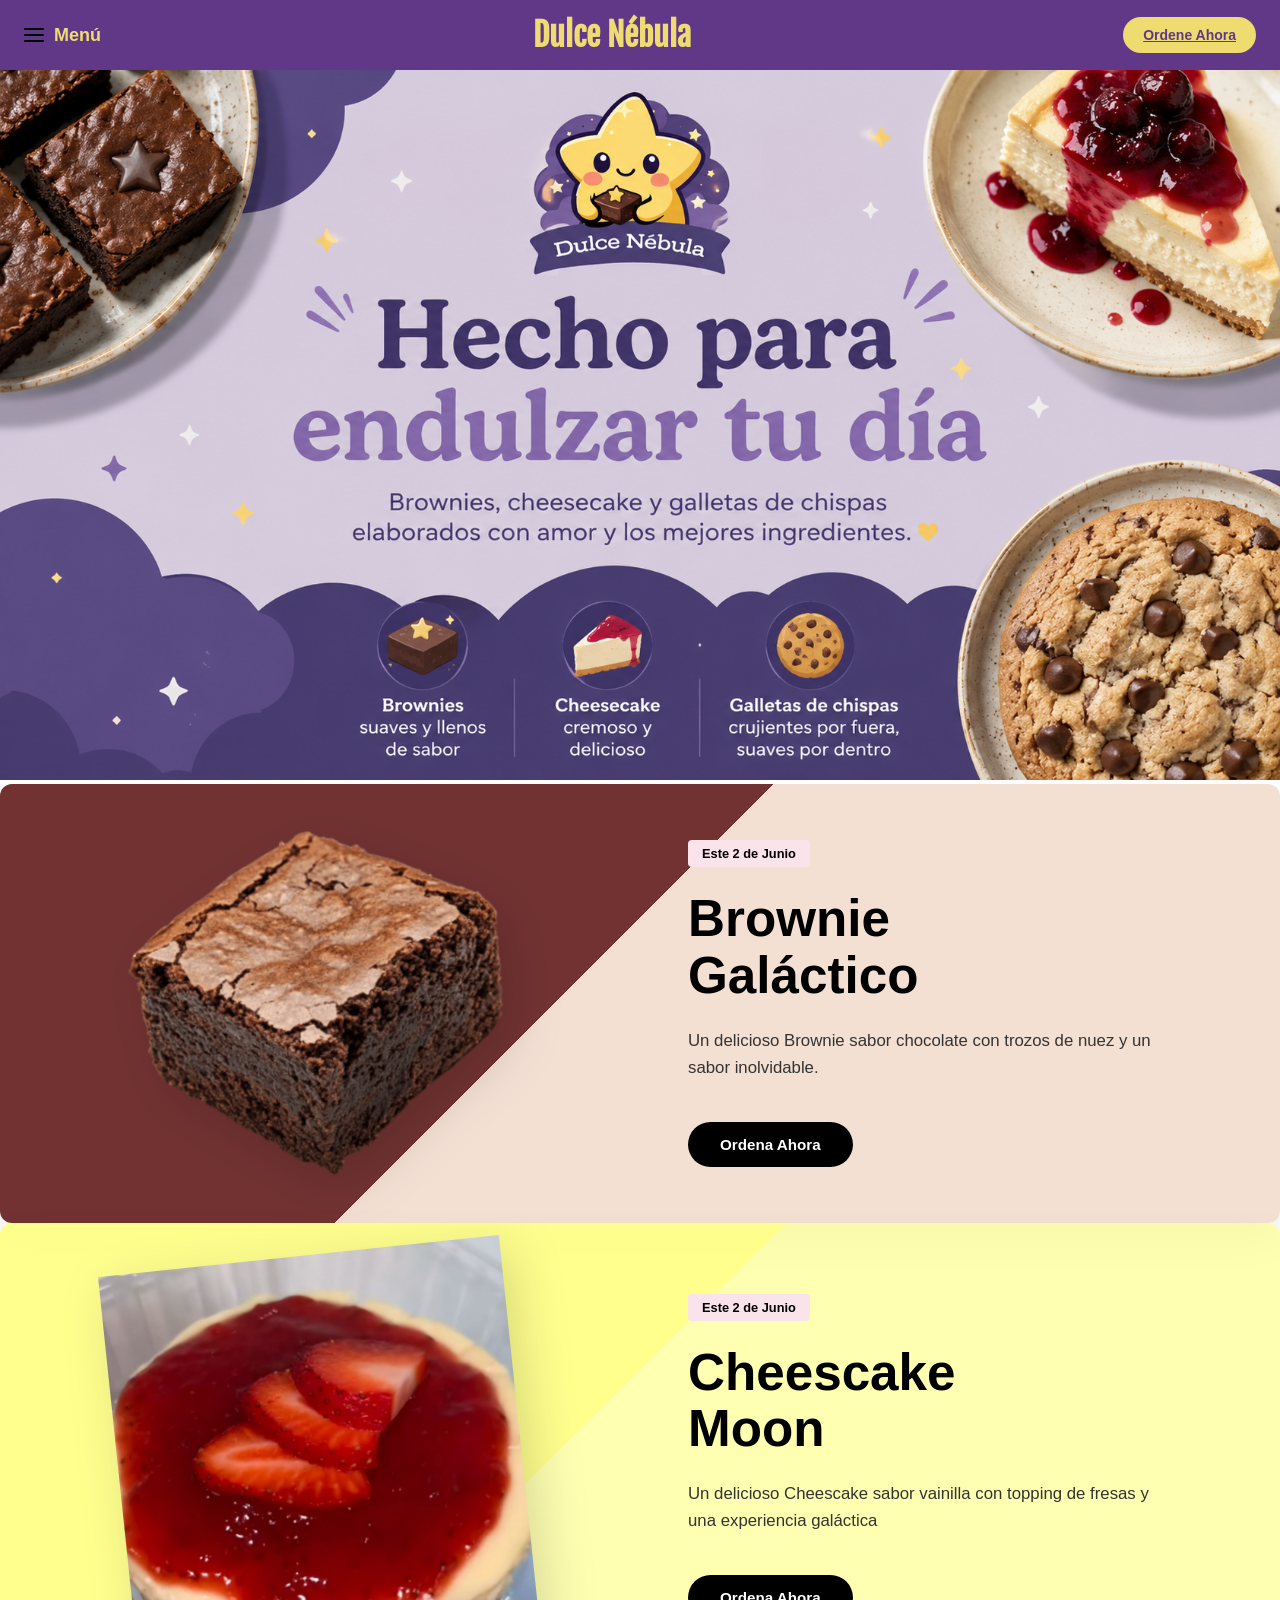
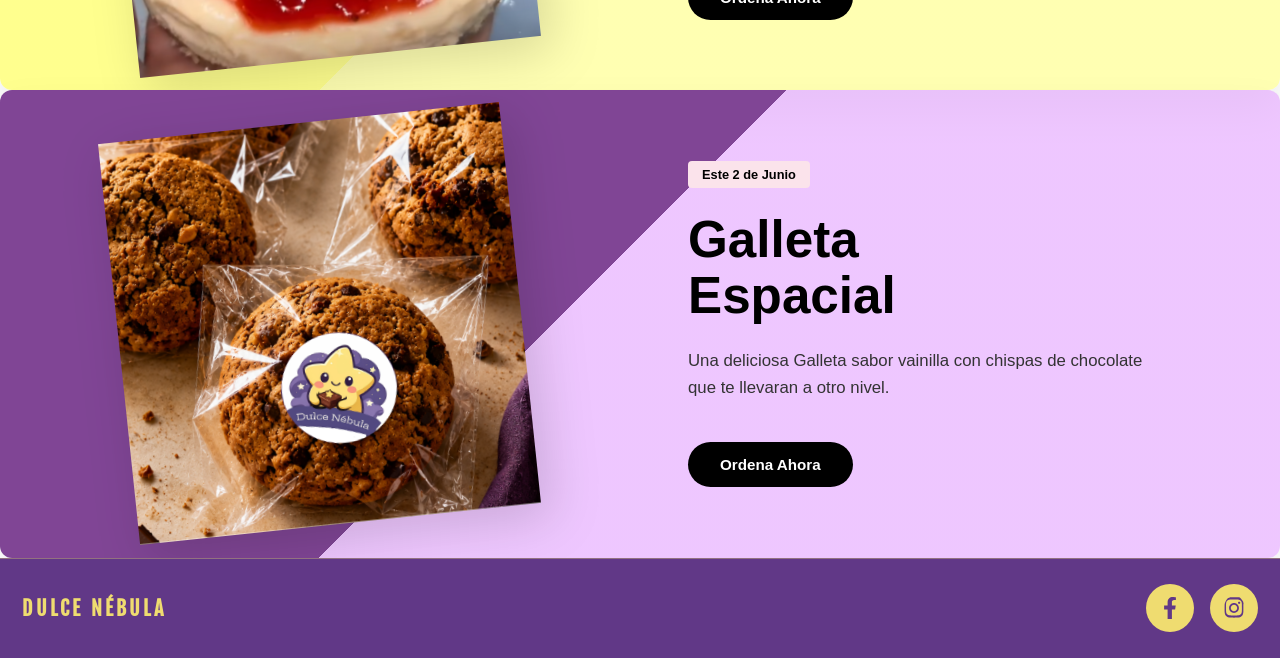
<file: index.html>
<!DOCTYPE html>
<html lang="es">
<head>
    <meta charset="UTF-8">
    <meta name="viewport" content="width=device-width, initial-scale=1.0">
    <title>Dulce Nébula</title>
    <link rel="stylesheet" href="Styles/header.css">
    <link rel="stylesheet" href="Styles/qqq.css">
    <link rel="stylesheet" href="Styles/footer.css">
    <link rel="preconnect" href="https://fonts.googleapis.com">
<link rel="preconnect" href="https://fonts.gstatic.com" crossorigin>
<link href="https://fonts.googleapis.com/css2?family=DM+Serif+Text:ital@0;1&family=Fjalla+One&display=swap" rel="stylesheet"> 

</head>
<body>
<header>
    <header class="navbar">
        <div class="nav-left" id="menu-toggle">
            <span class="burger-icon">
                <span></span>
                <span></span>
                <span></span>
            </span>
            <span class="menu-text">Menú</span>
        </div>
        
        <div class="nav-center">
            <h1 class="logo">Dulce Nébula</h1>
        </div>
        
        <div class="nav-right">
            <a href="https://wa.me/526692155397?text=Hola%2C%20me%20gustar%C3%ADa%20obtener%20m%C3%A1s%20informaci%C3%B3n%20sobre%20sus%20productos%20y%20c%C3%B3mo%20hacer%20un%20pedido.%20%C2%BFMe%20puedes%20ayudar%3F" class="btn-order">Ordene Ahora</a>
        </div>
    </header>

    <div class="sidebar" id="sidebar">
        <div class="sidebar-header">
            <button class="btn-close" id="menu-close">&times;</button>
        </div>
        <nav class="sidebar-links">
            <a href="index.html" class="active">Hogar</a>
            <a href="https://wa.me/526692155397?text=Hola%2C%20me%20gustar%C3%ADa%20obtener%20m%C3%A1s%20informaci%C3%B3n%20sobre%20sus%20productos%20y%20c%C3%B3mo%20hacer%20un%20pedido.%20%C2%BFMe%20puedes%20ayudar%3F">Orden</a>
            <a href="Templates/Nosotros.html">Nosotros</a>
        </nav>
    </div>

    <div class="overlay" id="overlay"></div>

    <script src="js/header.js"></script>

</header>
<main>

    <img src="Images/imagen.png" alt="Fondo Galáctico" class="Fondo">
<section class="hero-container">
        <div class="image-section">
            <img src="Images/Brownie.png" alt="Brownie Galáctico">
        </div>

        <div class="info-section">
            <span class="badge">Este 2 de Junio</span>
            <h1>Brownie<br>Galáctico</h1>
            <p>Un delicioso Brownie sabor chocolate con trozos de nuez y un sabor inolvidable.</p>
            <div class="buttons-container">
                <a href="https://wa.me/526692155397?text=Hola%2C%20quiero%20agendar%20un%20pedido%20de%20Brownie%20Gal%C3%A1ctico" class="btn btn-primary">Ordena Ahora</a>
            </div>
        </div>
    </section>

        <section class="P-container">
        <div class="image-section">
            <img src="Images/Cheescake(1).png" alt="Cheescake Moon">
        </div>
        <div class="info-section">
            <span class="badge">Este 2 de Junio</span>
            <h1>Cheescake<br>Moon</h1>
            <p>Un delicioso Cheescake sabor vainilla con topping de fresas y una experiencia galáctica </p>
            <div class="buttons-container">
                <a href="https://wa.me/526692155397?text=Hola%2C%20quiero%20agendar%20un%20pedido%20de%20Cheescake%20Moon" class="btn btn-primary">Ordena Ahora</a>
            </div>
        </div>
</section>

        <section class="C-container">
        <div class="image-section">
            <img src="Images/Galleta.png" alt="Galleta Espacial">
        </div>

        <div class="info-section">
            <span class="badge">Este 2 de Junio</span>
            <h1>Galleta<br>Espacial</h1>
            <p>Una deliciosa Galleta sabor vainilla con chispas de chocolate que te llevaran a otro nivel.</p>
            <div class="buttons-container">
                <a href="https://wa.me/526692155397?text=Hola%2C%20quiero%20agendar%20un%20pedido%20de%20Galleta%20Espacial" class="btn btn-primary">Ordena Ahora</a>
            </div>
        </div>
    </section>
</main>

<footer class="site-footer">
    <div class="footer-brand">DULCE NÉBULA</div>
    <div class="footer-links">
        <a href="https://www.facebook.com/share/1EMSa6xabi/" target="_blank" rel="noreferrer" aria-label="Facebook" class="footer-link">
            <svg width="20" height="20" viewBox="0 0 320 512" xmlns="http://www.w3.org/2000/svg" fill="currentColor">
                <path d="M279.14 288l14.22-92.66h-88.91V117.41c0-25.35 12.42-50.06 52.24-50.06h40.42V6.26S260.43 0 225.36 0c-73.22 0-121.14 44.38-121.14 124.72v70.62H22.89V288h81.33v224h100.17V288z"/>
            </svg>
        </a>
        <a href="https://www.instagram.com/dulce.nebula?utm_source=ig_web_button_share_sheet&igsh=ZDNlZDc0MzIxNw==" target="_blank" rel="noreferrer" aria-label="Instagram" class="footer-link">
            <svg width="20" height="20" viewBox="0 0 448 512" xmlns="http://www.w3.org/2000/svg" fill="currentColor">
                <path d="M224.1 141c-63.6 0-114.9 51.3-114.9 114.9s51.3 114.9 114.9 114.9 114.9-51.3 114.9-114.9S287.7 141 224.1 141zm0 189.6c-41.2 0-74.7-33.5-74.7-74.7s33.5-74.7 74.7-74.7 74.7 33.5 74.7 74.7-33.5 74.7-74.7 74.7zm146.4-194.3c0 14.9-12 26.9-26.9 26.9s-26.9-12-26.9-26.9 12-26.9 26.9-26.9 26.9 12 26.9 26.9zm76.1 27.2c-1.7-35.7-9.9-67.3-36.2-93.5S373.5 7.7 337.8 6c-35.2-1.7-140.8-1.7-176 0-35.7 1.7-67.3 9.9-93.5 36.2S7.7 138.5 6 174.2c-1.7 35.2-1.7 140.8 0 176 1.7 35.7 9.9 67.3 36.2 93.5s57.8 34.5 93.5 36.2c35.2 1.7 140.8 1.7 176 0 35.7-1.7 67.3-9.9 93.5-36.2s34.5-57.8 36.2-93.5c1.7-35.2 1.7-140.8 0-176zm-48.1 213.5c-7.8 19.6-22.9 34.7-42.5 42.5-29.4 11.7-99.2 9-132.9 9s-103.5 2.6-132.9-9c-19.6-7.8-34.7-22.9-42.5-42.5-11.7-29.4-9-99.2-9-132.9s-2.6-103.5 9-132.9c7.8-19.6 22.9-34.7 42.5-42.5 29.4-11.7 99.2-9 132.9-9s103.5-2.6 132.9 9c19.6 7.8 34.7 22.9 42.5 42.5 11.7 29.4 9 99.2 9 132.9s2.7 103.5-9 132.9z"/>
            </svg>
        </a>
    </div>
</footer>

</body>
</html>
</file>
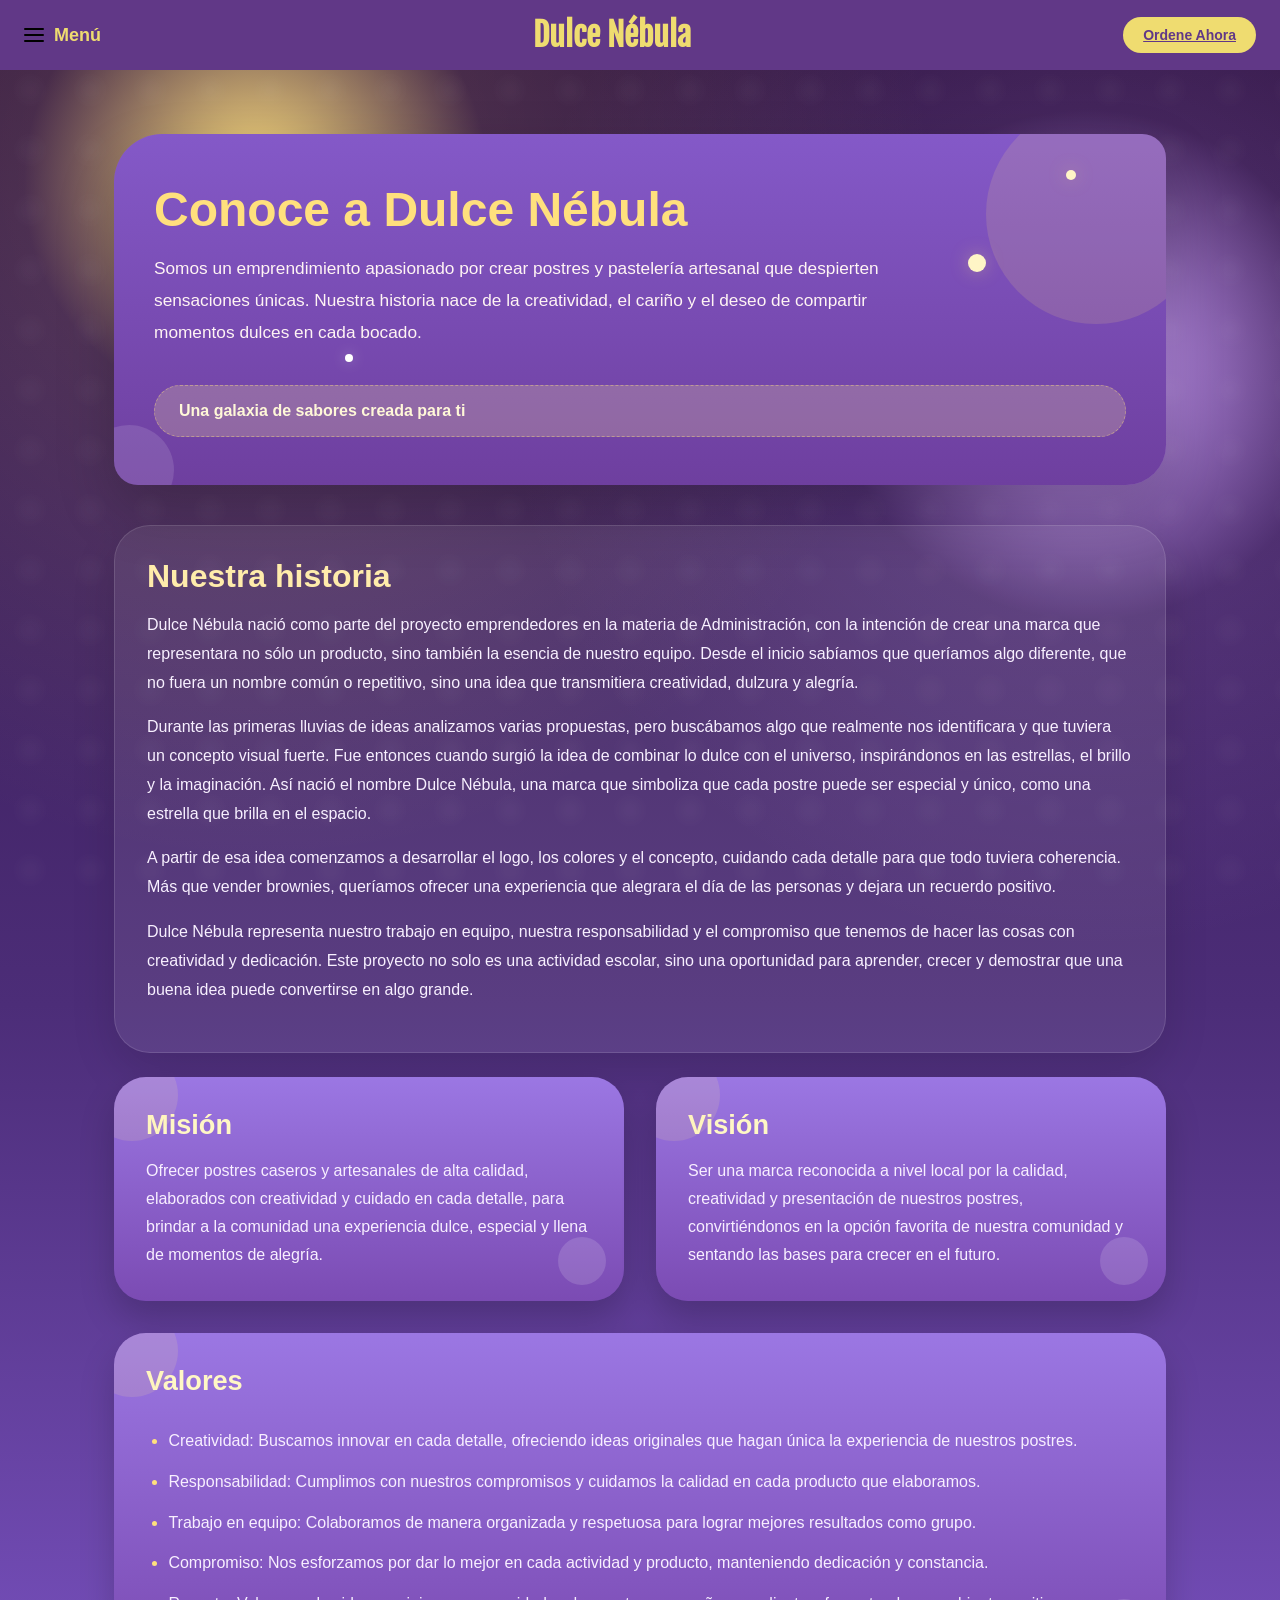
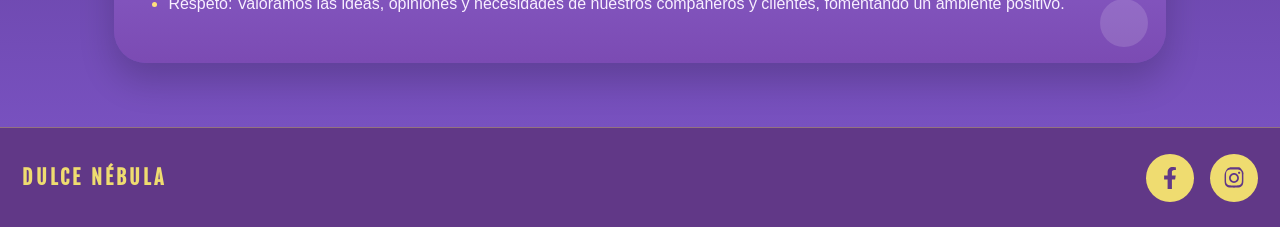
<file: Templates/Nosotros.html>
<!DOCTYPE html>
<html lang="es">
<head>
    <meta charset="UTF-8">
    <meta name="viewport" content="width=device-width, initial-scale=1.0">
    <title>Dulce Nébula</title>
    <link rel="stylesheet" href="../Styles/header.css">
    <link rel="stylesheet" href="../Styles/nosotros.css">
    <link rel="stylesheet" href="../Styles/footer.css">
    <link rel="preconnect" href="https://fonts.googleapis.com">
<link rel="preconnect" href="https://fonts.gstatic.com" crossorigin>
<link href="https://fonts.googleapis.com/css2?family=DM+Serif+Text:ital@0;1&family=Fjalla+One&display=swap" rel="stylesheet"> 

</head>
<body>
<header>
    <header class="navbar">
        <div class="nav-left" id="menu-toggle">
            <span class="burger-icon">
                <span></span>
                <span></span>
                <span></span>
            </span>
            <span class="menu-text">Menú</span>
        </div>
        
        <div class="nav-center">
            <h1 class="logo">Dulce Nébula</h1>
        </div>
        
        <div class="nav-right">
            <a href="https://wa.me/526692155397?text=Hola%2C%20me%20gustar%C3%ADa%20obtener%20m%C3%A1s%20informaci%C3%B3n%20sobre%20sus%20productos%20y%20c%C3%B3mo%20hacer%20un%20pedido.%20%C2%BFMe%20puedes%20ayudar%3F" class="btn-order">Ordene Ahora</a>
        </div>
    </header>

    <div class="sidebar" id="sidebar">
        <div class="sidebar-header">
            <button class="btn-close" id="menu-close">&times;</button>
        </div>
        <nav class="sidebar-links">
            <a href="../index.html" class="active">Hogar</a>
            <a href="https://wa.me/526692155397?text=Hola%2C%20me%20gustar%C3%ADa%20obtener%20m%C3%A1s%20informaci%C3%B3n%20sobre%20sus%20productos%20y%20c%C3%B3mo%20hacer%20un%20pedido.%20%C2%BFMe%20puedes%20ayudar%3F">Orden</a>
            <a href="../Templates/Nosotros.html">Nosotros</a>
        </nav>
    </div>

    <div class="overlay" id="overlay"></div>

    <script src="../js/header.js"></script>

</header>

<main class="nosotros-page">
    <section class="hero">
        <div class="hero-text">
            <h2>Conoce a Dulce Nébula</h2>
            <p>Somos un emprendimiento apasionado por crear postres y pastelería artesanal que despierten sensaciones únicas. Nuestra historia nace de la creatividad, el cariño y el deseo de compartir momentos dulces en cada bocado.</p>
        </div>
        <div class="hero-decor">
            <span class="planet"></span>
            <span class="star star-small"></span>
            <span class="star star-medium"></span>
            <span class="spark"></span>
        </div>
        <div class="hero-banner">
            Una galaxia de sabores creada para ti
        </div>
    </section>

    <section class="section story">
        <h3>Nuestra historia</h3>
        <p>Dulce Nébula nació como parte del proyecto emprendedores en la materia de Administración, con la intención de crear una marca que representara no sólo un producto, sino también la esencia de nuestro equipo. Desde el inicio sabíamos que queríamos algo diferente, que no fuera un nombre común o repetitivo, sino una idea que transmitiera creatividad, dulzura y alegría.
</p>
        <p>Durante las primeras lluvias de ideas analizamos varias propuestas, pero buscábamos algo que realmente nos identificara y que tuviera un concepto visual fuerte. Fue entonces cuando surgió la idea de combinar lo dulce con el universo, inspirándonos en las estrellas, el brillo y la imaginación. Así nació el nombre Dulce Nébula, una marca que simboliza que cada postre puede ser especial y único, como una estrella que brilla en el espacio.</p>
        <p>A partir de esa idea comenzamos a desarrollar el logo, los colores y el concepto, cuidando cada detalle para que todo tuviera coherencia. Más que vender brownies, queríamos ofrecer una experiencia que alegrara el día de las personas y dejara un recuerdo positivo.</p>
        <p>Dulce Nébula representa nuestro trabajo en equipo, nuestra responsabilidad y el compromiso que tenemos de hacer las cosas con creatividad y dedicación. Este proyecto no solo es una actividad escolar, sino una oportunidad para aprender, crecer y demostrar que una buena idea puede convertirse en algo grande.</p>
    </section>

    <section class="section cards">
        <article class="card">
            <h3>Misión</h3>
            <p>Ofrecer postres caseros y artesanales de alta calidad, elaborados con creatividad y cuidado en cada detalle, para brindar a la comunidad una experiencia dulce, especial y llena de momentos de alegría.</p>
        </article>
        <article class="card">
            <h3>Visión</h3>
            <p>Ser una marca reconocida a nivel local por la calidad, creatividad y presentación de nuestros postres, convirtiéndonos en la opción favorita de nuestra comunidad y sentando las bases para crecer en el futuro.</p>
        </article>
        <article class="card">
            <h3>Valores</h3>
            <ul>
                <li>Creatividad: Buscamos innovar en cada detalle, ofreciendo ideas originales que hagan única la experiencia de nuestros postres.</li>
                <li>Responsabilidad: Cumplimos con nuestros compromisos y cuidamos la calidad en cada producto que elaboramos.</li>
                <li>Trabajo en equipo: Colaboramos de manera organizada y respetuosa para lograr mejores resultados como grupo.</li>
                <li>Compromiso: Nos esforzamos por dar lo mejor en cada actividad y producto, manteniendo dedicación y constancia.</li>
                <li>Respeto: Valoramos las ideas, opiniones y necesidades de nuestros compañeros y clientes, fomentando un ambiente positivo.</li>
            </ul>
        </article>
    </section>
</main>
<footer class="site-footer">
    <div class="footer-brand">DULCE NÉBULA</div>
    <div class="footer-links">
        <a href="https://www.facebook.com/share/1EMSa6xabi/" target="_blank" rel="noreferrer" aria-label="Facebook" class="footer-link">
            <svg width="20" height="20" viewBox="0 0 320 512" xmlns="http://www.w3.org/2000/svg" fill="currentColor">
                <path d="M279.14 288l14.22-92.66h-88.91V117.41c0-25.35 12.42-50.06 52.24-50.06h40.42V6.26S260.43 0 225.36 0c-73.22 0-121.14 44.38-121.14 124.72v70.62H22.89V288h81.33v224h100.17V288z"/>
            </svg>
        </a>
        <a href="https://www.instagram.com/dulce.nebula?utm_source=ig_web_button_share_sheet&igsh=ZDNlZDc0MzIxNw==" target="_blank" rel="noreferrer" aria-label="Instagram" class="footer-link">
            <svg width="20" height="20" viewBox="0 0 448 512" xmlns="http://www.w3.org/2000/svg" fill="currentColor">
                <path d="M224.1 141c-63.6 0-114.9 51.3-114.9 114.9s51.3 114.9 114.9 114.9 114.9-51.3 114.9-114.9S287.7 141 224.1 141zm0 189.6c-41.2 0-74.7-33.5-74.7-74.7s33.5-74.7 74.7-74.7 74.7 33.5 74.7 74.7-33.5 74.7-74.7 74.7zm146.4-194.3c0 14.9-12 26.9-26.9 26.9s-26.9-12-26.9-26.9 12-26.9 26.9-26.9 26.9 12 26.9 26.9zm76.1 27.2c-1.7-35.7-9.9-67.3-36.2-93.5S373.5 7.7 337.8 6c-35.2-1.7-140.8-1.7-176 0-35.7 1.7-67.3 9.9-93.5 36.2S7.7 138.5 6 174.2c-1.7 35.2-1.7 140.8 0 176 1.7 35.7 9.9 67.3 36.2 93.5s57.8 34.5 93.5 36.2c35.2 1.7 140.8 1.7 176 0 35.7-1.7 67.3-9.9 93.5-36.2s34.5-57.8 36.2-93.5c1.7-35.2 1.7-140.8 0-176zm-48.1 213.5c-7.8 19.6-22.9 34.7-42.5 42.5-29.4 11.7-99.2 9-132.9 9s-103.5 2.6-132.9-9c-19.6-7.8-34.7-22.9-42.5-42.5-11.7-29.4-9-99.2-9-132.9s-2.6-103.5 9-132.9c7.8-19.6 22.9-34.7 42.5-42.5 29.4-11.7 99.2-9 132.9-9s103.5-2.6 132.9 9c19.6 7.8 34.7 22.9 42.5 42.5 11.7 29.4 9 99.2 9 132.9s2.7 103.5-9 132.9z"/>
            </svg>
        </a>
    </div>
</footer>
</body>
</html>
</file>
<file: Styles/header.css>
/* --- Variables y Estilos Generales --- */
:root {
    --nebula: #613887; /* El rosa característico */
    --negro: hsl(0, 0%, 0%);
    --blanco: #ffffff;
    --gris: #333333;
    --amarillo: #efdc70;
}

* {
    margin: 0;
    padding: 0;
    box-sizing: border-box;
    font-family: 'Helvetica Neue', Arial, sans-serif;
}



/* --- Header --- */
.navbar {
    display: flex;
    justify-content: space-between;
    align-items: center;
    background-color: var(--nebula);
    padding: 15px 24px;
    height: 70px;
    position: sticky;
    top: 0;
    z-index: 100;
    text-decoration: none;
}

.nav-right {
    text-decoration:none;
}
/* Izquierda: Botón Hamburguesa */
.nav-left {
    display: flex;
    align-items: center;
    gap: 10px;
    cursor: pointer;
    user-select: none;
}

.burger-icon {
    display: flex;
    flex-direction: column;
    gap: 4px;
}

.burger-icon span {
    display: block;
    width: 20px;
    height: 2px;
    background-color: var(--negro);
    border-radius: 2px;
}

.menu-text {
    font-size: 18px;
    font-weight: 700;
    color: var(--amarillo);
}

/* Centro: Logo */
.nav-center .logo {
    font-size: 32px;
    font-weight: 900;
    color: var(--amarillo);
    font-family: 'Fjalla One', sans-serif;
    font-style: normal;
}

/* Derecha: Botón de Ordenar */
.btn-order {
    background-color: var(--amarillo);
    color: var(--nebula);
    border: none;
    padding: 10px 20px;
    border-radius: 25px;
    font-size: 14px;
    font-weight: 700;
    cursor: pointer;
    transition: transform 0.2s;
}

.btn-order:hover {
    transform: scale(1.03);
}

/* --- Menú Lateral (Sidebar) --- */
.sidebar {
    position: fixed;
    top: 0;
    left: -100%; /* Escondido por defecto a la izquierda */
    width: 320px;
    height: 100%;
    background-color: #ce92e5; 
    z-index: 1000;
    box-shadow: 5px 0 15px rgba(0,0,0,0.1);
    transition: left 0.3s ease-in-out;
    padding: 24px;
    display: flex;
    flex-direction: column;
}

/* Cuando se añade esta clase con JS, el menú aparece */
.sidebar.open {
    left: 0;
}

.sidebar-header {
    display: flex;
    justify-content: space-between;
    align-items: center;
    margin-bottom: 40px;
}

.btn-login {
    color: var(--negro);
    font-size: 18px;
    font-weight: 700;
    text-decoration: none;
}

.btn-close {
    background: none;
    border: none;
    font-size: 28px;
    cursor: pointer;
    color: var(--negro);
}

/* Links del menú */
.sidebar-links {
    display: flex;
    flex-direction: column;
    gap: 24px;
}

.sidebar-links a {
    text-decoration: none;
    color: var(--negro);
    font-size: 26px;
    font-weight: 800; /* Letras gruesas como en el video */
    transition: color 0.2s;
}

/* --- Fondo oscuro (Overlay) --- */
.overlay {
    position: fixed;
    top: 0;
    left: 0;
    width: 100%;
    height: 100%;
    background-color: rgba(0, 0, 0, 0.4);
    z-index: 500;
    display: none; /* Escondido por defecto */
}

.overlay.show {
    display: block;
}

/* --- Efecto Hover para los enlaces del menú --- */
.sidebar-links a:hover {
    color: var(--amarillo); /* El color rosa que usa Crumbl para resaltar */
}

.btn-login:hover {
    color: var(--amarillo);
}

/* --- Adaptabilidad (Responsive) --- */
@media (max-width: 600px) {
    .navbar {
        padding: 15px 16px;
    }
    
    .menu-text {
        display: none; /* En pantallas muy pequeñas esconde la palabra "Menú" y deja solo las líneas */
    }
    
    .nav-center .logo {
        font-size: 26px;
    }
    
    .btn-order {
        padding: 8px 14px;
        font-size: 12px;
    }
    
    .sidebar {
        width: 85%; /* Ocupa casi toda la pantalla en celulares */
    }
}
</file>
<file: Styles/qqq.css>
.main {
    padding: 20px;
    display: flex;
    flex-direction: column;
    gap: 10px;
}
.P-container{
display: grid;
    grid-template-columns: 1fr 1fr; /* Divide la pantalla en dos columnas iguales */
    width: 100%;
    max-width: 100%;
    background: linear-gradient(135deg, #ffff85ec 45%, #ffff8cab 45%); 
    border-radius: 12px;
    overflow: hidden;
    box-shadow: 0 20px 40px rgba(0,0,0,0.08);
}

.C-container{
      display: grid;
    grid-template-columns: 1fr 1fr; /* Divide la pantalla en dos columnas iguales */
    width: 100%;
    max-width: 100%;
    background: linear-gradient(135deg, #804595 45%, #e6abffab 45%); 
    border-radius: 12px;
    overflow: hidden;
    box-shadow: 0 20px 40px rgba(0,0,0,0.08);
}
/* 2. Contenedor Principal (Escritorio por defecto) */
.hero-container {
    display: grid;
    grid-template-columns: 1fr 1fr; /* Divide la pantalla en dos columnas iguales */
    width: 100%;
    max-width: 100%;
    background: linear-gradient(135deg, #723232 45%, #f4e0d3 45%); 
    border-radius: 12px;
    overflow: hidden;
    box-shadow: 0 20px 40px rgba(0,0,0,0.08);
}

/* 3. Sección de la Imagen */
.image-section {
    display: flex;
    justify-content: center;
    align-items: center;
    padding: 2rem;
}

.image-section img {
    width: 100%;
    max-width: 70%;
    height: auto;
    object-fit: contain;
    transform: rotate(-6deg);
    filter: drop-shadow(10px 15px 25px rgba(0,0,0,0.15));
}

/* 4. Sección de Texto e Información */
.info-section {
    display: flex;
    flex-direction: column;
    justify-content: center;
    align-items: flex-start;
    padding: 3rem;
}

.badge {
    background-color: #fbe3eb;
    color: #000000;
    padding: 6px 14px;
    border-radius: 4px;
    font-size: 0.8rem;
    font-weight: 700;
    margin-bottom: 1.5rem;
}

.info-section h1 {
    font-size: clamp(2.5rem, 4vw, 4rem); /* Tamaño fluido según el monitor */
    font-weight: 900;
    line-height: 1.1;
    color: #000000;
    margin-bottom: 1.5rem;
}

.info-section p {
    font-size: 1.05rem;
    color: #333333;
    max-width: 480px;
    margin-bottom: 2.5rem;
    line-height: 1.6;
}

/* 5. Botones */
.buttons-container {
    display: flex;
    gap: 1rem;
    width: 100%;
}

.btn {
    padding: 14px 32px;
    border-radius: 50px;
    text-decoration: none;
    font-weight: 700;
    font-size: 0.95rem;
    text-align: center;
    transition: all 0.2s ease;
}

.Fondo {
    height: auto;
    width: 100%;
}

.btn-primary {
    background-color: #000000;
    color: #ffffff;
}

.btn-secondary {
    background-color: transparent;
    color: #000000;
    border: 1.5px solid #000000;
}

.btn:hover {
    transform: translateY(-2px);
    opacity: 0.9;
}



/* Tablets y Pantallas Medianas (Menos de 992px) */
@media (max-width: 992px) {
    body {
        padding: 10px;
    }

    .image-section img {
        max-width: 280px;
    }

    .buttons-container {
        flex-direction: column; /* Los botones se apilan uno sobre otro */
        gap: 0.8rem;
    }

    .btn {
        width: 100%; /* Botones a lo ancho completo de la pantalla del celular */
    }
}

/* Móviles (Menos de 600px) */
@media (max-width: 600px) {
    .hero-container,
    .P-container,
    .C-container {
        grid-template-columns: 1fr; /* pasar a una columna para que la imagen quede arriba y el texto abajo */
    }

    .image-section {
        padding: 1rem;
    }

    .image-section img {
        width: 100%;
        max-width: 90%;
        transform: rotate(-3deg);
    }

    .info-section {
        padding: 1.5rem;
        align-items: center;
        text-align: center;
    }

    .info-section h1 {
        font-size: 2rem;
    }

    .info-section p {
        max-width: 100%;
    }
}
</file>
<file: Styles/footer.css>
.site-footer {
    background-color: var(--nebula);
    color: var(--blanco);
    padding: 1.6rem 1.4rem;
    display: flex;
    align-items: center;
    justify-content: space-between;
    gap: 1rem;
    flex-wrap: wrap;
    border-top: 1px solid rgba(239, 220, 112, 0.35);
    text-align: center;
    font-family: 'Helvetica Neue', Arial, sans-serif;
}

.footer-brand {
    font-size: 1.25rem;
    font-weight: 900;
    letter-spacing: 0.16em;
    text-transform: uppercase;
    color: var(--amarillo);
    font-family: 'Fjalla One', sans-serif;
}

.footer-links {
    display: flex;
    gap: 1rem;
    align-items: center;
    justify-content: center;
}

.footer-link {
    display: inline-flex;
    width: 48px;
    height: 48px;
    border-radius: 50%;
    background: var(--amarillo);
    align-items: center;
    justify-content: center;
    color: var(--nebula);
    transition: transform 0.2s ease, background 0.2s ease;
}

.footer-link:hover {
    transform: translateY(-3px);
    background: #f3da7a;
}

.footer-link svg {
    width: 22px;
    height: 22px;
}

@media (max-width: 720px) {
    .site-footer {
        flex-direction: column;
        align-items: center;
        justify-content: center;
        padding: 1.5rem 1rem;
    }

    .footer-brand {
        margin-bottom: 0.8rem;
    }

    .footer-links {
        width: 100%;
        justify-content: center;
    }
}
</file>
<file: Styles/nosotros.css>
body {
    font-family: 'Fjalla One', sans-serif;
    margin: 0;
    padding: 0;
    background: radial-gradient(circle at 20% 10%, #ffe07d 0%, rgba(255,224,125,0.12) 12%, transparent 35%),
                radial-gradient(circle at 85% 20%, #cfa1ff 0%, rgba(207,161,255,0.12) 14%, transparent 32%),
                linear-gradient(180deg, #2d113f 0%, #4c2d78 55%, #7e56c9 100%);
    color: #fff5f9;
    min-height: 100vh;
}

body::before {
    content: '';
    position: fixed;
    inset: 0;
    background-image: radial-gradient(rgba(255,255,255,0.16) 2px, transparent 20px);
    background-size: 60px 60px;
    pointer-events: none;
    opacity: 0.18;
    z-index: 0;
}

header {
    position: relative;
    z-index: 20;
}

.nosotros-page {
    position: relative;
    z-index: 1;
    max-width: 1100px;
    margin: 0 auto;
    padding: 2.5rem 1.5rem 4rem;
}

.hero {
    display: grid;
    gap: 1.75rem;
    background: linear-gradient(180deg, #8459c8 0%, #6e3f9f 100%);
    border-radius: 48px 24px 40px 24px;
    padding: 3rem 2.5rem;
    margin-top: 1.5rem;
    box-shadow: 0 25px 60px rgba(0, 0, 0, 0.2);
    position: relative;
    overflow: hidden;
}

.hero::before {
    content: '';
    position: absolute;
    width: 220px;
    height: 220px;
    border-radius: 50%;
    background: rgba(255, 224, 125, 0.14);
    top: -30px;
    right: -40px;
}

.hero::after {
    content: '';
    position: absolute;
    width: 90px;
    height: 90px;
    border-radius: 50%;
    background: rgba(255, 255, 255, 0.12);
    bottom: -30px;
    left: -30px;
}

.hero-text {
    position: relative;
    z-index: 1;
}

.hero-text h2 {
    font-size: 3rem;
    margin: 0 0 1rem;
    color: #ffe07d;
}

.hero-text p {
    line-height: 1.85;
    font-size: 1.08rem;
    max-width: 780px;
    color: #fff4f4;
}

.hero-banner {
    position: relative;
    z-index: 1;
    display: inline-flex;
    align-items: center;
    margin-top: 0.5rem;
    padding: 1rem 1.5rem;
    border-radius: 999px;
    background: rgba(255, 238, 161, 0.22);
    color: #fff8d8;
    border: 1px dashed rgba(255, 224, 125, 0.4);
    font-weight: 700;
}

.hero-decor {
    position: absolute;
    inset: 0;
    pointer-events: none;
}

.hero-decor .planet {
    position: absolute;
    width: 100px;
    height: 100px;
    border-radius: 50%;
    top: 20px;
    left: 20px;
}

.hero-decor .star {
    position: absolute;
    display: block;
    width: 14px;
    height: 14px;
    border-radius: 50%;
    background: #fff5c6;
    box-shadow: 0 0 18px rgba(255, 224, 125, 0.35);
}

.hero-decor .star-small {
    top: 36px;
    right: 90px;
    width: 10px;
    height: 10px;
}

.hero-decor .star-medium {
    top: 120px;
    right: 180px;
    width: 18px;
    height: 18px;
}

.hero-decor .spark {
    position: absolute;
    width: 8px;
    height: 8px;
    border-radius: 50%;
    background: #fff;
    top: 220px;
    left: 22%;
    box-shadow: 0 0 14px rgba(255, 255, 255, 0.35);
}

.section {
    margin-top: 2.5rem;
}

.section.story {
    background: rgba(255, 255, 255, 0.08);
    border: 1px solid rgba(255, 255, 255, 0.12);
    border-radius: 36px;
    padding: 2rem;
    box-shadow: 0 18px 45px rgba(0, 0, 0, 0.12);
}

.section h3 {
    font-size: 2rem;
    margin-bottom: 1rem;
    color: #ffecab;
}

.section.story p {
    line-height: 1.8;
    font-size: 1rem;
    margin-bottom: 1rem;
    max-width: 100%;
    color: #f8f0ff;
}

.cards {
    display: grid;
    gap: 2rem;
    grid-template-columns: repeat(2, minmax(280px, 1fr));
    margin-top: 1.5rem;
}

.cards article:last-child {
    grid-column: 1 / -1;
}

.card {
    background: linear-gradient(180deg, #9b77e3 0%, #7b4bb3 100%);
    border-radius: 32px;
    padding: 2rem;
    box-shadow: 0 18px 35px rgba(0, 0, 0, 0.18);
    position: relative;
    overflow: hidden;
    display: flex;
    flex-direction: column;
    justify-content: space-between;
}

.card::before {
    content: '';
    position: absolute;
    width: 92px;
    height: 92px;
    border-radius: 50%;
    background: rgba(255, 235, 150, 0.14);
    top: -28px;
    left: -28px;
}

.card::after {
    content: '';
    position: absolute;
    width: 48px;
    height: 48px;
    border-radius: 50%;
    background: rgba(255, 255, 255, 0.14);
    bottom: 16px;
    right: 18px;
}

.card-icon {
    width: 56px;
    height: 56px;
    border-radius: 20px;
    background: rgba(255, 224, 125, 0.22);
    display: grid;
    place-items: center;
    font-size: 1.5rem;
    margin-bottom: 1.2rem;
}

.card h3 {
    margin: 0 0 1rem;
    font-size: 1.7rem;
    color: #fff7c5;
}

.card p,
.card ul {
    font-size: 1rem;
    line-height: 1.75;
    color: #f8efff;
}

.card ul {
    padding-left: 1.4rem;
    margin: 0.85rem 0 0;
}

.card li {
    margin-bottom: 0.8rem;
}

.card li::marker {
    color: #ffe07d;
}

@media (max-width: 720px) {
    .hero {
        padding: 2rem 1.2rem;
    }

    .hero-text h2 {
        font-size: 2.2rem;
    }

    .hero-text p {
        font-size: 1rem;
    }

    .hero-banner {
        width: 100%;
        padding: 0.85rem 1rem;
        justify-content: center;
        text-align: center;
    }

    .nosotros-page {
        padding: 1.5rem 1rem 3rem;
    }

    .section.story {
        padding: 1.8rem 1.2rem;
    }

    .cards {
        grid-template-columns: 1fr;
    }

    .cards article:last-child {
        grid-column: auto;
    }

    .card {
        padding: 1.8rem 1.5rem;
    }

    .card-icon {
        width: 48px;
        height: 48px;
        font-size: 1.3rem;
    }
}
</file>
